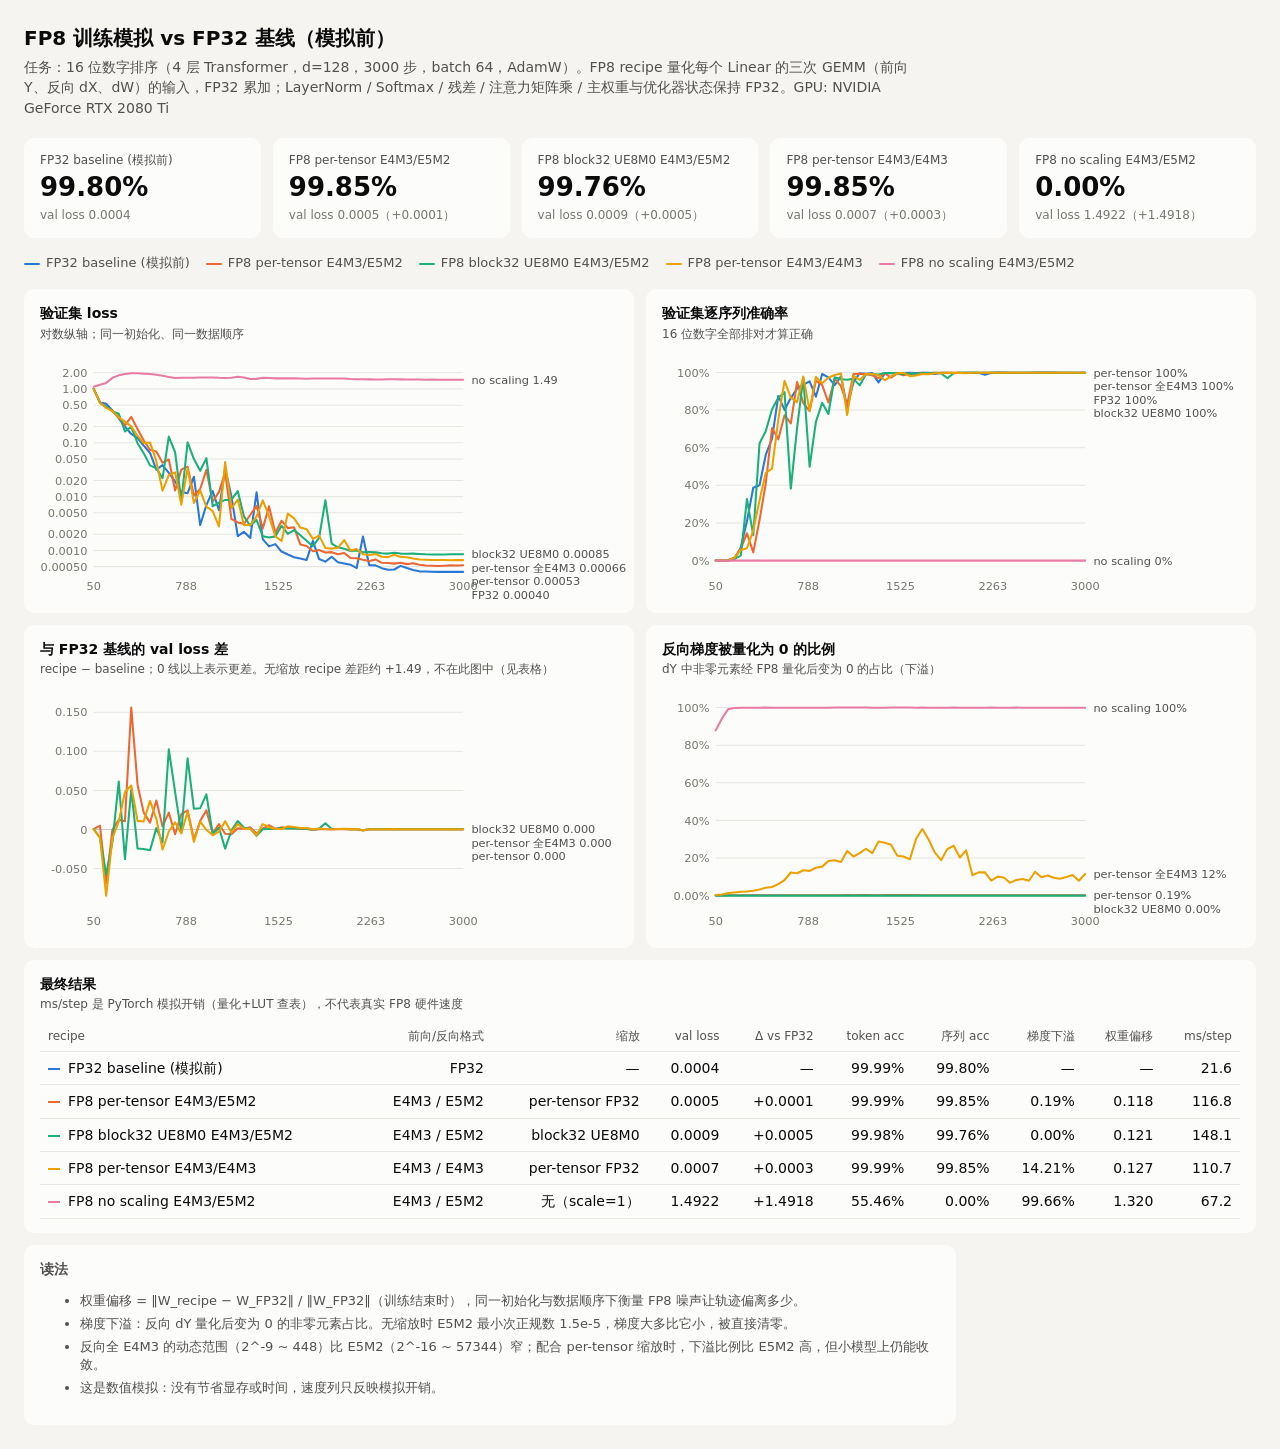
<file: train/report.html>
<!doctype html>
<html lang="zh">
<head>
<meta charset="utf-8">
<title>FP8 训练模拟 vs FP32 基线</title>
<style>
.viz-root {
  color-scheme: light;
  --surface-0: #f5f4f1; --surface-1: #fcfcfb;
  --text-primary: #0b0b0b; --text-secondary: #52514e; --text-muted: #77766f;
  --grid: #e6e5e0; --axis: #c9c8c2;
  --s1: #2a78d6; --s2: #eb6834; --s3: #1baf7a; --s4: #eda100; --s5: #e87ba4;
}
@media (prefers-color-scheme: dark) {
  :root:where(:not([data-theme="light"])) .viz-root {
    color-scheme: dark;
    --surface-0: #111110; --surface-1: #1a1a19;
    --text-primary: #f0efec; --text-secondary: #c3c2b7; --text-muted: #94938b;
    --grid: #2c2c2a; --axis: #45443f;
    --s1: #3987e5; --s2: #d95926; --s3: #199e70; --s4: #c98500; --s5: #d55181;
  }
}
body { margin: 0; }
.viz-root { background: var(--surface-0); color: var(--text-primary);
  font: 14px/1.45 system-ui, "Segoe UI", "Microsoft YaHei", sans-serif; padding: 24px; min-height: 100vh; box-sizing: border-box; }
h1 { font-size: 20px; margin: 0 0 4px; }
.sub { color: var(--text-secondary); margin: 0 0 20px; max-width: 900px; }
.tiles { display: grid; grid-template-columns: repeat(auto-fit, minmax(190px, 1fr)); gap: 12px; margin-bottom: 16px; }
.tile, .card { background: var(--surface-1); border-radius: 10px; padding: 14px 16px; }
.tile .k { color: var(--text-secondary); font-size: 12px; }
.tile .v { font-size: 26px; font-weight: 600; font-variant-numeric: tabular-nums; }
.tile .d { color: var(--text-muted); font-size: 12px; }
.grid2 { display: grid; grid-template-columns: repeat(auto-fit, minmax(min(460px, 100%), 1fr)); gap: 12px; margin-bottom: 12px; }
.card h2 { font-size: 14px; margin: 0 0 2px; }
.card p { color: var(--text-secondary); font-size: 12px; margin: 0 0 8px; }
.legend { display: flex; flex-wrap: wrap; gap: 6px 16px; margin: 0 0 16px; color: var(--text-secondary); font-size: 13px; }
.legend span { display: inline-flex; align-items: center; gap: 6px; }
.legend i { width: 16px; height: 2px; border-radius: 1px; display: inline-block; }
svg { display: block; width: 100%; height: auto; overflow: visible; }
svg text { fill: var(--text-muted); font-size: 11px; font-variant-numeric: tabular-nums; }
svg .lbl { fill: var(--text-secondary); font-size: 11px; }
.tip { position: fixed; pointer-events: none; background: var(--surface-1); color: var(--text-primary);
  border: 1px solid var(--axis); border-radius: 8px; padding: 8px 10px; font-size: 12px; display: none;
  box-shadow: 0 4px 16px rgba(0,0,0,.12); z-index: 10; min-width: 200px; }
.tip .row { display: flex; align-items: center; gap: 8px; }
.tip .row b { font-variant-numeric: tabular-nums; min-width: 56px; }
.tip .row i { width: 12px; height: 2px; display: inline-block; }
.tip .row span { color: var(--text-secondary); }
table { width: 100%; border-collapse: collapse; font-variant-numeric: tabular-nums; }
th, td { text-align: right; padding: 6px 8px; border-bottom: 1px solid var(--grid); }
th:first-child, td:first-child { text-align: left; }
th { color: var(--text-secondary); font-weight: 500; font-size: 12px; }
td .key { display: inline-block; width: 12px; height: 2px; margin-right: 8px; vertical-align: middle; }
.notes { color: var(--text-secondary); font-size: 13px; max-width: 900px; }
.notes li { margin-bottom: 4px; }
</style>
</head>
<body>
<div class="viz-root">
  <h1>FP8 训练模拟 vs FP32 基线（模拟前）</h1>
  <p class="sub" id="sub"></p>
  <div class="tiles" id="tiles"></div>
  <div class="legend" id="legend"></div>
  <div class="grid2">
    <div class="card"><h2>验证集 loss</h2><p>对数纵轴；同一初始化、同一数据顺序</p><div id="c_val"></div></div>
    <div class="card"><h2>验证集逐序列准确率</h2><p>16 位数字全部排对才算正确</p><div id="c_seq"></div></div>
  </div>
  <div class="grid2">
    <div class="card"><h2>与 FP32 基线的 val loss 差</h2><p>recipe − baseline；0 线以上表示更差。无缩放 recipe 差距约 +1.49，不在此图中（见表格）</p><div id="c_gap"></div></div>
    <div class="card"><h2>反向梯度被量化为 0 的比例</h2><p>dY 中非零元素经 FP8 量化后变为 0 的占比（下溢）</p><div id="c_flush"></div></div>
  </div>
  <div class="card" style="margin-bottom:12px">
    <h2>最终结果</h2><p>ms/step 是 PyTorch 模拟开销（量化+LUT 查表），不代表真实 FP8 硬件速度</p>
    <table id="tbl"></table>
  </div>
  <div class="card notes" id="notes"></div>
  <div class="tip" id="tip"></div>
</div>
<script>
const D = {"steps": 3000, "gpu": "NVIDIA GeForce RTX 2080 Ti", "runs": [{"name": "FP32 baseline (模拟前)", "step": [50, 100, 150, 200, 250, 300, 350, 400, 450, 500, 550, 600, 650, 700, 750, 800, 850, 900, 950, 1000, 1050, 1100, 1150, 1200, 1250, 1300, 1350, 1400, 1450, 1500, 1550, 1600, 1650, 1700, 1750, 1800, 1850, 1900, 1950, 2000, 2050, 2100, 2150, 2200, 2250, 2300, 2350, 2400, 2450, 2500, 2550, 2600, 2650, 2700, 2750, 2800, 2850, 2900, 2950, 3000], "train_loss": [1.779473078250885, 0.7321555054187775, 0.5154891842603684, 0.45061558187007905, 0.37716871321201323, 0.2566852241754532, 0.18997710734605788, 0.12795550927519797, 0.11430706702172756, 0.07080442555248738, 0.05424803990870714, 0.056782752834260465, 0.028745704079046846, 0.05830907067283988, 0.019846357218921185, 0.02250248942989856, 0.014478396167978644, 0.01009700512047857, 0.016227991714840753, 0.023456136942841113, 0.03600740617606789, 0.026704427395015953, 0.007721541079226881, 0.006083638465497643, 0.003660082807764411, 0.018385499535361303, 0.003937979318434373, 0.004562841025763192, 0.0026317491475492715, 0.0010114260582486168, 0.006314831722993404, 0.0028851780580589547, 0.0009453276859130711, 0.00066733670711983, 0.0008578541211318225, 0.0007726263659424148, 0.0013649863397586159, 0.0008200392223079689, 0.0007325014739762992, 0.0008270812733098865, 0.0005824189976556226, 0.0006164439010899514, 0.000603367114381399, 0.000636319506156724, 0.0007074569660471753, 0.0005185683278250508, 0.000643207176181022, 0.0002922487450996414, 0.00022394057392375544, 0.0004482239080243744, 0.0005359027159283869, 0.0003798579596332274, 0.0003030247415881604, 0.0003146558051230386, 0.0002869629702763632, 0.00042215420748107133, 0.0011847883716109208, 0.0014527689377428032, 0.00024529340968001636, 0.00043273522693198173], "val_loss": [1.0032103061676025, 0.5627005100250244, 0.5309498310089111, 0.39916419982910156, 0.2858960032463074, 0.20036134123802185, 0.14601466059684753, 0.12301638722419739, 0.08887916803359985, 0.06480555236339569, 0.03178029507398605, 0.03863382339477539, 0.027610644698143005, 0.019093258306384087, 0.012115933001041412, 0.011552517302334309, 0.02343619056046009, 0.0029611587524414062, 0.0069588422775268555, 0.012742268852889538, 0.005574918817728758, 0.03337131813168526, 0.009981092065572739, 0.0018474077805876732, 0.0022184497211128473, 0.001698736334219575, 0.011960444040596485, 0.001625552074983716, 0.0011899007949978113, 0.001309443498030305, 0.0009522292530164123, 0.0008378637721762061, 0.0007488711271435022, 0.0007090599974617362, 0.0006654350436292589, 0.0015000877901911736, 0.0006916765123605728, 0.0006189198466017842, 0.0007593899499624968, 0.0006026552291586995, 0.0005748583353124559, 0.0005450199241749942, 0.00047113883192650974, 0.0018194608855992556, 0.0005310098058544099, 0.0005272022681310773, 0.00046821110299788415, 0.00043899199226871133, 0.0004423033678904176, 0.000516346248332411, 0.00046983169158920646, 0.0004351349198259413, 0.00040762065327726305, 0.00040712422924116254, 0.0004009135882370174, 0.00039948581252247095, 0.00039990877849049866, 0.0003994773724116385, 0.0003993348218500614, 0.00039932329673320055], "val_tok_acc": [0.5950927734375, 0.71295166015625, 0.721649169921875, 0.799102783203125, 0.87249755859375, 0.919891357421875, 0.946044921875, 0.951812744140625, 0.96722412109375, 0.975677490234375, 0.991363525390625, 0.9862060546875, 0.9908447265625, 0.99432373046875, 0.995849609375, 0.996826171875, 0.991363525390625, 0.99932861328125, 0.998199462890625, 0.995635986328125, 0.998626708984375, 0.9871826171875, 0.996612548828125, 0.999725341796875, 0.99945068359375, 0.999725341796875, 0.99664306640625, 0.99951171875, 0.99969482421875, 0.999664306640625, 0.999725341796875, 0.999755859375, 0.999786376953125, 0.999786376953125, 0.99981689453125, 0.99945068359375, 0.99981689453125, 0.999847412109375, 0.99981689453125, 0.9998779296875, 0.99981689453125, 0.9998779296875, 0.999847412109375, 0.99920654296875, 0.9998779296875, 0.99993896484375, 0.99993896484375, 0.999847412109375, 0.999847412109375, 0.999908447265625, 0.999908447265625, 0.99993896484375, 0.99993896484375, 0.99993896484375, 0.99993896484375, 0.9998779296875, 0.9998779296875, 0.9998779296875, 0.9998779296875, 0.9998779296875], "val_seq_acc": [0.0, 0.0, 0.0, 0.0087890625, 0.0703125, 0.208984375, 0.38720703125, 0.400390625, 0.5615234375, 0.64892578125, 0.87548828125, 0.80078125, 0.86376953125, 0.91455078125, 0.9345703125, 0.9521484375, 0.87060546875, 0.99169921875, 0.97314453125, 0.93212890625, 0.97900390625, 0.8134765625, 0.9482421875, 0.99609375, 0.9931640625, 0.99658203125, 0.947265625, 0.99365234375, 0.99560546875, 0.9951171875, 0.99658203125, 0.99755859375, 0.9970703125, 0.998046875, 0.998046875, 0.99169921875, 0.99755859375, 0.998046875, 0.9970703125, 0.998046875, 0.998046875, 0.998046875, 0.99755859375, 0.98779296875, 0.998046875, 0.9990234375, 0.9990234375, 0.998046875, 0.998046875, 0.99853515625, 0.99853515625, 0.9990234375, 0.9990234375, 0.9990234375, 0.9990234375, 0.998046875, 0.998046875, 0.998046875, 0.998046875, 0.998046875], "flush": [0.0, 0.0, 0.0, 0.0, 0.0, 0.0, 0.0, 0.0, 0.0, 0.0, 0.0, 0.0, 0.0, 0.0, 0.0, 0.0, 0.0, 0.0, 0.0, 0.0, 0.0, 0.0, 0.0, 0.0, 0.0, 0.0, 0.0, 0.0, 0.0, 0.0, 0.0, 0.0, 0.0, 0.0, 0.0, 0.0, 0.0, 0.0, 0.0, 0.0, 0.0, 0.0, 0.0, 0.0, 0.0, 0.0, 0.0, 0.0, 0.0, 0.0, 0.0, 0.0, 0.0, 0.0, 0.0, 0.0, 0.0, 0.0, 0.0, 0.0], "sec_per_step": 0.021613662466666635, "drift": 0.0, "config": null}, {"name": "FP8 per-tensor E4M3/E5M2", "step": [50, 100, 150, 200, 250, 300, 350, 400, 450, 500, 550, 600, 650, 700, 750, 800, 850, 900, 950, 1000, 1050, 1100, 1150, 1200, 1250, 1300, 1350, 1400, 1450, 1500, 1550, 1600, 1650, 1700, 1750, 1800, 1850, 1900, 1950, 2000, 2050, 2100, 2150, 2200, 2250, 2300, 2350, 2400, 2450, 2500, 2550, 2600, 2650, 2700, 2750, 2800, 2850, 2900, 2950, 3000], "train_loss": [1.7809141421318053, 0.7315132606029511, 0.5066326004266739, 0.46689630329608917, 0.3643700844049454, 0.2801368683576584, 0.22354707330465318, 0.21272301465272903, 0.15704307571053505, 0.08895127519965172, 0.05796828825026751, 0.04348299942910671, 0.04162635318003595, 0.020044560739770532, 0.03778837944380939, 0.03936393725685775, 0.02067503589671105, 0.014212664593942463, 0.016389661482535303, 0.023477633460424842, 0.01090613631065935, 0.04591247228207067, 0.025127559485845267, 0.005887406975962222, 0.004068217519670725, 0.016619115513749422, 0.016560378132853656, 0.005111661384580657, 0.0028207654191646724, 0.00322380822035484, 0.00441626526589971, 0.0037697128078434615, 0.004830997574026696, 0.0011700585356447845, 0.0011126974859507754, 0.0010186243872158229, 0.0006535365548916161, 0.0007889268861617893, 0.0006889362965011969, 0.0007907573110423982, 0.0007346746616531163, 0.0006806801914353855, 0.0005747882887953892, 0.000445340872684028, 0.0004802541286335327, 0.0006630235584452748, 0.0005764363819616847, 0.00042574976541800427, 0.0003572498439461924, 0.0003228339774068445, 0.0003439905238337815, 0.00027828085090732203, 0.00039199253922561183, 0.00030033992225071416, 0.0003643876584828831, 0.0004819537399453111, 0.0013521132103051059, 0.0009860976866912098, 0.0002586598848574795, 0.0004791649934486486], "val_loss": [1.0036766529083252, 0.5676015019416809, 0.46222686767578125, 0.3991346061229706, 0.2981344163417816, 0.21079213917255402, 0.30200016498565674, 0.18030640482902527, 0.11038526892662048, 0.07349705696105957, 0.06875211745500565, 0.0426521822810173, 0.049084655940532684, 0.012953447178006172, 0.03173186257481575, 0.03612866252660751, 0.010479835793375969, 0.013862079940736294, 0.03136182203888893, 0.007999919354915619, 0.01225313264876604, 0.027843264862895012, 0.0038250968791544437, 0.003319297917187214, 0.0031160814687609673, 0.004545923322439194, 0.006756710819900036, 0.002539675682783127, 0.006640762556344271, 0.002113733906298876, 0.003554682247340679, 0.0025951964780688286, 0.0026914847549051046, 0.0012914299732074142, 0.0012063703034073114, 0.0009656602051109076, 0.0010170190362259746, 0.0009150994592346251, 0.0009265111293643713, 0.000850510026793927, 0.000897748745046556, 0.0007253720541484654, 0.0007145873969420791, 0.0006728083826601505, 0.0006370597402565181, 0.0006827793549746275, 0.0005895780632272363, 0.000585061265155673, 0.0005679635796695948, 0.0005883278790861368, 0.0005561644211411476, 0.0005768953124061227, 0.0005426632123999298, 0.0005218375008553267, 0.0005171298980712891, 0.0005132618243806064, 0.000521126901730895, 0.000526903779245913, 0.000524660455994308, 0.0005287271924316883], "val_tok_acc": [0.595184326171875, 0.708892822265625, 0.769500732421875, 0.82177734375, 0.86614990234375, 0.908447265625, 0.8642578125, 0.920867919921875, 0.954559326171875, 0.978912353515625, 0.973236083984375, 0.98443603515625, 0.982452392578125, 0.99658203125, 0.98944091796875, 0.986724853515625, 0.99713134765625, 0.99560546875, 0.989837646484375, 0.997833251953125, 0.995361328125, 0.98895263671875, 0.999420166015625, 0.999481201171875, 0.999267578125, 0.9990234375, 0.998016357421875, 0.9996337890625, 0.998138427734375, 0.999664306640625, 0.998931884765625, 0.99951171875, 0.999420166015625, 0.999847412109375, 0.999786376953125, 0.9998779296875, 0.9998779296875, 0.9998779296875, 0.99981689453125, 0.999908447265625, 0.999847412109375, 0.999908447265625, 0.9998779296875, 0.999908447265625, 0.999908447265625, 0.9998779296875, 0.999908447265625, 0.999908447265625, 0.999908447265625, 0.999908447265625, 0.999908447265625, 0.9998779296875, 0.999908447265625, 0.999908447265625, 0.999908447265625, 0.999908447265625, 0.999908447265625, 0.999908447265625, 0.999908447265625, 0.999908447265625], "val_seq_acc": [0.0, 0.0, 0.00146484375, 0.01611328125, 0.06298828125, 0.14501953125, 0.04345703125, 0.21533203125, 0.40869140625, 0.7041015625, 0.64453125, 0.7724609375, 0.728515625, 0.94921875, 0.83642578125, 0.7939453125, 0.95703125, 0.9326171875, 0.84033203125, 0.96728515625, 0.92724609375, 0.828125, 0.9921875, 0.99267578125, 0.990234375, 0.984375, 0.96923828125, 0.99462890625, 0.9716796875, 0.99462890625, 0.984375, 0.99267578125, 0.99072265625, 0.998046875, 0.9970703125, 0.998046875, 0.998046875, 0.998046875, 0.99755859375, 0.99853515625, 0.99755859375, 0.99853515625, 0.998046875, 0.99853515625, 0.99853515625, 0.998046875, 0.99853515625, 0.99853515625, 0.99853515625, 0.99853515625, 0.99853515625, 0.998046875, 0.99853515625, 0.99853515625, 0.99853515625, 0.99853515625, 0.99853515625, 0.99853515625, 0.99853515625, 0.99853515625], "flush": [0.0016901385713669669, 0.0010328568557524671, 0.001308260216517403, 0.001508237757238493, 0.0013665789202134176, 0.001296215419725926, 0.0013198790514335917, 0.001311114396368164, 0.0014301635043763082, 0.0015265080191319005, 0.0015778841467713536, 0.001639063823199445, 0.001781123758357812, 0.0019457466794276736, 0.0019302049629697188, 0.001851165583157749, 0.0020990739847198277, 0.0020939443871754557, 0.002011261244310707, 0.0020906361400402852, 0.00213890424627885, 0.0023247345436812985, 0.0020819133784353277, 0.002314730669212973, 0.002360899476636068, 0.002311234368798615, 0.0021272121050112383, 0.0023164114458028738, 0.0024433625729916894, 0.0026984221778939125, 0.002616332702284238, 0.002632647267869819, 0.002715102211189741, 0.0023091248342582177, 0.002145663708093343, 0.0019064921153872756, 0.001952169574479778, 0.002109974708344327, 0.0020998945248812324, 0.0020769879872654397, 0.0020031538275822373, 0.0020464494986443685, 0.0019907622161257268, 0.001884185136440179, 0.0018499774137085206, 0.00207645132674761, 0.001902845142299409, 0.0019288817635562108, 0.0019168905880923303, 0.0018593070494390138, 0.001764225402499899, 0.001876044288913316, 0.0019098698365132161, 0.0019114553297328348, 0.0019033077492149487, 0.0018726795047838854, 0.001916608224663609, 0.001933899574212529, 0.0018466184256645875, 0.001897293656594329], "sec_per_step": 0.11680386476666657, "drift": 0.11760630458593369, "config": {"fwd": "e4m3", "bwd": "e5m2", "granularity": "tensor"}}, {"name": "FP8 block32 UE8M0 E4M3/E5M2", "step": [50, 100, 150, 200, 250, 300, 350, 400, 450, 500, 550, 600, 650, 700, 750, 800, 850, 900, 950, 1000, 1050, 1100, 1150, 1200, 1250, 1300, 1350, 1400, 1450, 1500, 1550, 1600, 1650, 1700, 1750, 1800, 1850, 1900, 1950, 2000, 2050, 2100, 2150, 2200, 2250, 2300, 2350, 2400, 2450, 2500, 2550, 2600, 2650, 2700, 2750, 2800, 2850, 2900, 2950, 3000], "train_loss": [1.780904130935669, 0.7318288934230804, 0.5388891690969467, 0.41258664429187775, 0.3321661603450775, 0.24648729145526885, 0.19625347316265107, 0.15911146223545075, 0.07788356743752957, 0.05360571589320898, 0.05825081806629896, 0.036985040754079816, 0.049823914207518104, 0.039206184092909095, 0.043061788994818925, 0.017896218090318144, 0.042216475447639824, 0.01847911745775491, 0.025177374430932105, 0.014869084351230412, 0.008260358495172114, 0.03760860157199204, 0.011027669156901539, 0.011207607060205191, 0.01092400511028245, 0.007031637617619708, 0.004151463067391887, 0.012342830029083415, 0.0011830939736682921, 0.0014391154027543962, 0.003466053326847032, 0.00241199697193224, 0.009406500082695857, 0.001323420864646323, 0.001696894244523719, 0.001771770550403744, 0.0015491625148570166, 0.002136897590244189, 0.0009842247783672065, 0.0012856401424505748, 0.0010705894709099083, 0.0007092962373280898, 0.0007152561552356928, 0.000782369437511079, 0.0006644644256448373, 0.0007514718041056767, 0.0008564408408710733, 0.000520400918321684, 0.00041272637667134405, 0.0007596064999233932, 0.0005868830840336159, 0.0004983170735067688, 0.0005746591382194311, 0.0006686930335126817, 0.0005736912394058891, 0.000696624998236075, 0.0016088617269997484, 0.0014222179565695115, 0.000445857297454495, 0.0005732667041593231], "val_loss": [1.0037693977355957, 0.5520703792572021, 0.4731220304965973, 0.3833354711532593, 0.3473268151283264, 0.16245701909065247, 0.1974140703678131, 0.09851446747779846, 0.0639541894197464, 0.038174137473106384, 0.03350277245044708, 0.022053219377994537, 0.13012641668319702, 0.06685692071914673, 0.008185839280486107, 0.10258643329143524, 0.04996410757303238, 0.03011578693985939, 0.05190030857920647, 0.006619710940867662, 0.007701478432863951, 0.008656574413180351, 0.008768340572714806, 0.012702638283371925, 0.004274769686162472, 0.0028721282724291086, 0.0037048677913844585, 0.0018404813017696142, 0.0017437548376619816, 0.0018232041038572788, 0.0028788000345230103, 0.0020153673831373453, 0.002385722938925028, 0.0019154830370098352, 0.0015089965891093016, 0.0011987750185653567, 0.001711189979687333, 0.008565342985093594, 0.001341870054602623, 0.0011425437405705452, 0.0010801388416439295, 0.0009797612437978387, 0.0009957135189324617, 0.0009242227533832192, 0.0009307670406997204, 0.0009181893547065556, 0.0008851250750012696, 0.0008716175798326731, 0.0009057261049747467, 0.0008741601486690342, 0.000868610804900527, 0.0008741641067899764, 0.0008588612545281649, 0.000844512484036386, 0.0008406677516177297, 0.0008419246296398342, 0.0008385799010284245, 0.0008491972694173455, 0.0008499072282575071, 0.0008500862750224769], "val_tok_acc": [0.595123291015625, 0.714599609375, 0.754791259765625, 0.807342529296875, 0.84771728515625, 0.941680908203125, 0.9046630859375, 0.97125244140625, 0.978485107421875, 0.98699951171875, 0.990631103515625, 0.9931640625, 0.9503173828125, 0.980926513671875, 0.998138427734375, 0.967071533203125, 0.982330322265625, 0.98931884765625, 0.985595703125, 0.998321533203125, 0.997650146484375, 0.9974365234375, 0.997711181640625, 0.99560546875, 0.99932861328125, 0.999481201171875, 0.999267578125, 0.999786376953125, 0.999786376953125, 0.999786376953125, 0.999359130859375, 0.99957275390625, 0.999481201171875, 0.999664306640625, 0.999755859375, 0.9998779296875, 0.999755859375, 0.99798583984375, 0.999755859375, 0.999847412109375, 0.999847412109375, 0.9998779296875, 0.999847412109375, 0.9998779296875, 0.9998779296875, 0.9998779296875, 0.9998779296875, 0.9998779296875, 0.9998779296875, 0.9998779296875, 0.9998779296875, 0.999847412109375, 0.9998779296875, 0.9998779296875, 0.9998779296875, 0.9998779296875, 0.9998779296875, 0.999847412109375, 0.999847412109375, 0.999847412109375], "val_seq_acc": [0.0, 0.0, 0.0, 0.00927734375, 0.0263671875, 0.32666015625, 0.13525390625, 0.62353515625, 0.68701171875, 0.8046875, 0.86474609375, 0.89501953125, 0.3828125, 0.7060546875, 0.97216796875, 0.49853515625, 0.73779296875, 0.83837890625, 0.779296875, 0.974609375, 0.9638671875, 0.9609375, 0.9658203125, 0.93115234375, 0.990234375, 0.9921875, 0.9892578125, 0.9970703125, 0.9970703125, 0.9970703125, 0.98974609375, 0.99365234375, 0.99267578125, 0.9951171875, 0.99658203125, 0.998046875, 0.99609375, 0.96923828125, 0.99609375, 0.99755859375, 0.99755859375, 0.998046875, 0.99755859375, 0.998046875, 0.998046875, 0.998046875, 0.998046875, 0.998046875, 0.998046875, 0.998046875, 0.998046875, 0.99755859375, 0.998046875, 0.998046875, 0.998046875, 0.998046875, 0.998046875, 0.99755859375, 0.99755859375, 0.99755859375], "flush": [0.0, 0.0, 4.699177444936971e-09, 0.0, 0.0, 2.3496088285461516e-09, 0.0, 7.048798611928021e-09, 2.34960111068652e-09, 0.0, 0.0, 2.3495918305519107e-09, 2.3496047101397815e-09, 0.0, 4.699225816644386e-09, 0.0, 0.0, 0.0, 0.0, 2.349629724436319e-09, 2.3496386294556933e-09, 0.0, 7.048844935737971e-09, 0.0, 0.0, 0.0, 0.0, 0.0, 4.699244918277664e-09, 0.0, 0.0, 0.0, 2.3496044672315457e-09, 4.699270070838583e-09, 0.0, 0.0, 2.3496400151777346e-09, 0.0, 0.0, 2.349605527195125e-09, 2.349612571560711e-09, 0.0, 2.349642549231432e-09, 2.349589015058582e-09, 2.3495996477217053e-09, 0.0, 4.699183727350804e-09, 2.349606741737902e-09, 0.0, 2.349646662249613e-09, 4.699250759212715e-09, 2.3496434877712253e-09, 0.0, 0.0, 4.699216983571679e-09, 2.349614708065518e-09, 0.0, 0.0, 0.0, 2.349606013012085e-09], "sec_per_step": 0.14809634623333356, "drift": 0.12134015560150146, "config": {"fwd": "e4m3", "bwd": "e5m2", "granularity": "block", "ue8m0": true}}, {"name": "FP8 per-tensor E4M3/E4M3", "step": [50, 100, 150, 200, 250, 300, 350, 400, 450, 500, 550, 600, 650, 700, 750, 800, 850, 900, 950, 1000, 1050, 1100, 1150, 1200, 1250, 1300, 1350, 1400, 1450, 1500, 1550, 1600, 1650, 1700, 1750, 1800, 1850, 1900, 1950, 2000, 2050, 2100, 2150, 2200, 2250, 2300, 2350, 2400, 2450, 2500, 2550, 2600, 2650, 2700, 2750, 2800, 2850, 2900, 2950, 3000], "train_loss": [1.7803805780410766, 0.7316909801959991, 0.5055760282278061, 0.4163231021165848, 0.33252621710300445, 0.26885969936847687, 0.20618996411561966, 0.15194635435938836, 0.09970985025167466, 0.1011858306825161, 0.051865448467433455, 0.038985873963683845, 0.036074922159314154, 0.028353176079690456, 0.026956008281558752, 0.02763959194533527, 0.023878891579806806, 0.032635364178568126, 0.012179142939858138, 0.02185026404913515, 0.006029513225657865, 0.016443997477181255, 0.01424725227523595, 0.013374816365540028, 0.004413623685250059, 0.004111692856531591, 0.005275918664410711, 0.011726697048870846, 0.008290902391308919, 0.0019760503026191147, 0.002231226659496315, 0.0015135305013973266, 0.00590094331477303, 0.0031635667732916773, 0.0029703672404866664, 0.0017652023467235266, 0.0011830453993752598, 0.001087398099480197, 0.0021039401018060743, 0.0014622264483477921, 0.0015749988722382113, 0.0006773653041454963, 0.0008675569473416545, 0.0007756578901899048, 0.00058022220764542, 0.0007182999671204016, 0.000773054191377014, 0.00044402143423212694, 0.00040601034270366655, 0.0005658828868763522, 0.00048423945059766993, 0.0004556951514678076, 0.0005303352687042206, 0.0005176151744672097, 0.0005132478484301828, 0.0005958004677086138, 0.0015447879349812866, 0.0012526670479564928, 0.00036689261702122167, 0.0005087910918518901], "val_loss": [1.0034300088882446, 0.5523834228515625, 0.44630560278892517, 0.38826948404312134, 0.2960541844367981, 0.2483493536710739, 0.20226046442985535, 0.13403478264808655, 0.09923110902309418, 0.10140791535377502, 0.045707423239946365, 0.01290104165673256, 0.025017593055963516, 0.028206244111061096, 0.007075530476868153, 0.034142449498176575, 0.007642305456101894, 0.013075921684503555, 0.0065093631856143475, 0.005383727140724659, 0.0027844314463436604, 0.04388374462723732, 0.006097928620874882, 0.008831226266920567, 0.0029505582060664892, 0.00297769857570529, 0.004253850318491459, 0.008512115105986595, 0.004332519136369228, 0.0018293666653335094, 0.0014980400446802378, 0.0048240432515740395, 0.003953993320465088, 0.0026617071125656366, 0.0024904925376176834, 0.0016393455443903804, 0.00188554753549397, 0.0011098694521933794, 0.0010795118287205696, 0.0011187773197889328, 0.0015572111587971449, 0.0009903176687657833, 0.0010607480071485043, 0.0008483645506203175, 0.0008220847812481225, 0.0008568193879909813, 0.0007654979126527905, 0.0007509722490794957, 0.0008286487427540123, 0.0007586353458464146, 0.0007482354994863272, 0.0007075847242958844, 0.0006748661398887634, 0.0006680379156023264, 0.0006650171708315611, 0.0006642589578405023, 0.0006645965622738004, 0.0006585826631635427, 0.0006597452447749674, 0.0006592288264073431], "val_tok_acc": [0.594940185546875, 0.7132568359375, 0.78424072265625, 0.817901611328125, 0.864837646484375, 0.88494873046875, 0.90826416015625, 0.94171142578125, 0.96075439453125, 0.96197509765625, 0.98333740234375, 0.997039794921875, 0.991455078125, 0.989410400390625, 0.99853515625, 0.9862060546875, 0.998321533203125, 0.996246337890625, 0.998138427734375, 0.999053955078125, 0.999542236328125, 0.98388671875, 0.99871826171875, 0.997406005859375, 0.999542236328125, 0.99951171875, 0.99896240234375, 0.997283935546875, 0.998687744140625, 0.99969482421875, 0.999847412109375, 0.99871826171875, 0.99896240234375, 0.9993896484375, 0.99945068359375, 0.99969482421875, 0.99969482421875, 0.99981689453125, 0.999847412109375, 0.99981689453125, 0.999725341796875, 0.999847412109375, 0.999847412109375, 0.999847412109375, 0.999847412109375, 0.999847412109375, 0.9998779296875, 0.999847412109375, 0.999847412109375, 0.999847412109375, 0.999847412109375, 0.999908447265625, 0.999908447265625, 0.999908447265625, 0.999908447265625, 0.999908447265625, 0.999908447265625, 0.999908447265625, 0.999908447265625, 0.999908447265625], "val_seq_acc": [0.0, 0.0, 0.0009765625, 0.0146484375, 0.05615234375, 0.06591796875, 0.16064453125, 0.3212890625, 0.466796875, 0.4892578125, 0.75, 0.955078125, 0.8662109375, 0.84228515625, 0.9775390625, 0.796875, 0.97607421875, 0.94189453125, 0.9716796875, 0.98583984375, 0.994140625, 0.77392578125, 0.982421875, 0.96044921875, 0.9931640625, 0.9921875, 0.984375, 0.9580078125, 0.9794921875, 0.99609375, 0.998046875, 0.97998046875, 0.98388671875, 0.99169921875, 0.9912109375, 0.99560546875, 0.9951171875, 0.99755859375, 0.998046875, 0.99755859375, 0.99609375, 0.998046875, 0.998046875, 0.998046875, 0.998046875, 0.998046875, 0.998046875, 0.998046875, 0.998046875, 0.998046875, 0.998046875, 0.99853515625, 0.99853515625, 0.99853515625, 0.99853515625, 0.99853515625, 0.99853515625, 0.99853515625, 0.99853515625, 0.99853515625], "flush": [0.0033085607353457013, 0.00562369658846304, 0.014229211345487552, 0.01660922295238445, 0.01989907547047525, 0.02171448743421848, 0.025973120613585768, 0.03273448594949914, 0.04133364683775186, 0.04516057443276509, 0.06155174537651308, 0.08299549847648359, 0.12283877503452936, 0.11916710150948796, 0.13476658235515843, 0.13158345903839994, 0.14786547043212447, 0.1540391813505074, 0.18437604694875456, 0.1879050088411061, 0.17814313380796296, 0.23754247182257837, 0.2076481794851079, 0.22591681438214636, 0.24888031137437497, 0.2257334478906252, 0.28756688189328866, 0.28169094452712196, 0.2707400259650263, 0.21151373172603138, 0.20812849802135167, 0.1926660460534471, 0.30217116682026973, 0.3539726091566525, 0.29839390674038957, 0.22843584919843557, 0.1879418991320891, 0.24734942124046114, 0.2650494523696172, 0.2024357493384368, 0.2404626490221887, 0.10873920223690361, 0.12320927750400784, 0.12340073802249232, 0.07957092892235479, 0.10060888167595304, 0.09662230968674117, 0.06780142250111934, 0.08346855184835367, 0.08884133062652833, 0.07879262931313087, 0.12639898615701595, 0.09676700994357958, 0.1070930418648715, 0.09505972182876375, 0.089262394648265, 0.09891404944076661, 0.10982833812404606, 0.07915823883076517, 0.11533263574514563], "sec_per_step": 0.1107396349999999, "drift": 0.12692904472351074, "config": {"fwd": "e4m3", "bwd": "e4m3", "granularity": "tensor"}}, {"name": "FP8 no scaling E4M3/E5M2", "step": [50, 100, 150, 200, 250, 300, 350, 400, 450, 500, 550, 600, 650, 700, 750, 800, 850, 900, 950, 1000, 1050, 1100, 1150, 1200, 1250, 1300, 1350, 1400, 1450, 1500, 1550, 1600, 1650, 1700, 1750, 1800, 1850, 1900, 1950, 2000, 2050, 2100, 2150, 2200, 2250, 2300, 2350, 2400, 2450, 2500, 2550, 2600, 2650, 2700, 2750, 2800, 2850, 2900, 2950, 3000], "train_loss": [1.9454485297203064, 1.053997002840042, 1.210566680431366, 1.4291115760803224, 1.7100762438774109, 1.8525468707084656, 1.9390649914741516, 1.9626817679405213, 1.9455272912979127, 1.9149765181541443, 1.8795125126838683, 1.8065617990493774, 1.724780216217041, 1.647960147857666, 1.6050144910812378, 1.5947665143013001, 1.6235015892982483, 1.624563183784485, 1.6286781811714173, 1.6422918486595153, 1.630046133995056, 1.612588233947754, 1.6122241139411926, 1.6453237462043762, 1.658308229446411, 1.6000730252265931, 1.5499620842933655, 1.5780185508728026, 1.5930488777160645, 1.5905348825454713, 1.5899099278450013, 1.5775322341918945, 1.5716168284416199, 1.5806640791893005, 1.5772705316543578, 1.5641748762130738, 1.567535364627838, 1.5655811548233032, 1.5574306702613832, 1.5603687810897826, 1.5576679158210753, 1.5508882975578309, 1.5286020493507386, 1.5186899209022522, 1.5098420572280884, 1.5069331955909728, 1.4938226532936096, 1.5110548543930054, 1.5191319966316223, 1.5179049062728882, 1.505256929397583, 1.497991557121277, 1.4981145524978638, 1.493043179512024, 1.4939437651634215, 1.4962839889526367, 1.4962814903259278, 1.4941543769836425, 1.4925287365913391, 1.493237211704254], "val_loss": [1.1006693840026855, 1.1978062391281128, 1.3009364604949951, 1.6119836568832397, 1.7900527715682983, 1.905447006225586, 1.9627532958984375, 1.9563539028167725, 1.926435947418213, 1.9025278091430664, 1.8394899368286133, 1.7662479877471924, 1.6792473793029785, 1.60504949092865, 1.6120870113372803, 1.6127890348434448, 1.6200854778289795, 1.6303082704544067, 1.633641242980957, 1.6375951766967773, 1.6107239723205566, 1.6065949201583862, 1.613360047340393, 1.6932475566864014, 1.6326740980148315, 1.5287083387374878, 1.542814016342163, 1.6088247299194336, 1.5996756553649902, 1.5784759521484375, 1.5844603776931763, 1.5762763023376465, 1.5846221446990967, 1.57326078414917, 1.5462677478790283, 1.5639984607696533, 1.5731253623962402, 1.5686813592910767, 1.5622038841247559, 1.5638138055801392, 1.5599368810653687, 1.5392460823059082, 1.51954984664917, 1.514998197555542, 1.5065991878509521, 1.5040943622589111, 1.500427484512329, 1.5180165767669678, 1.5170464515686035, 1.5111826658248901, 1.4991849660873413, 1.4968478679656982, 1.4932374954223633, 1.491844654083252, 1.4940358400344849, 1.4906922578811646, 1.4916913509368896, 1.4921197891235352, 1.4923118352890015, 1.492210865020752], "val_tok_acc": [0.52508544921875, 0.535125732421875, 0.54229736328125, 0.527923583984375, 0.53125, 0.531494140625, 0.530181884765625, 0.5343017578125, 0.548248291015625, 0.528717041015625, 0.557647705078125, 0.553375244140625, 0.552337646484375, 0.562774658203125, 0.544342041015625, 0.55462646484375, 0.558624267578125, 0.562225341796875, 0.575347900390625, 0.5670166015625, 0.56817626953125, 0.548431396484375, 0.56402587890625, 0.54058837890625, 0.534637451171875, 0.54913330078125, 0.519378662109375, 0.536956787109375, 0.544036865234375, 0.53729248046875, 0.55963134765625, 0.558807373046875, 0.501708984375, 0.537322998046875, 0.54620361328125, 0.534088134765625, 0.539703369140625, 0.54498291015625, 0.530517578125, 0.548309326171875, 0.5550537109375, 0.542236328125, 0.548614501953125, 0.533660888671875, 0.5443115234375, 0.55224609375, 0.53857421875, 0.556396484375, 0.55535888671875, 0.5516357421875, 0.557708740234375, 0.555816650390625, 0.55889892578125, 0.552886962890625, 0.5552978515625, 0.556793212890625, 0.555328369140625, 0.55499267578125, 0.554473876953125, 0.55462646484375], "val_seq_acc": [0.0, 0.0, 0.0, 0.0, 0.0, 0.0, 0.0, 0.0, 0.0, 0.0, 0.0, 0.0, 0.0, 0.0, 0.0, 0.0, 0.0, 0.0, 0.0, 0.0, 0.0, 0.0, 0.0, 0.0, 0.0, 0.0, 0.0, 0.0, 0.0, 0.0, 0.0, 0.0, 0.0, 0.0, 0.0, 0.0, 0.0, 0.0, 0.0, 0.0, 0.0, 0.0, 0.0, 0.0, 0.0, 0.0, 0.0, 0.0, 0.0, 0.0, 0.0, 0.0, 0.0, 0.0, 0.0, 0.0, 0.0, 0.0, 0.0, 0.0], "flush": [0.8787638937532359, 0.9416985167252719, 0.9921356984007094, 0.9974671569017652, 0.9990158436453527, 0.9993300622204188, 0.9996165800365686, 0.9997858517734272, 0.9999184921715718, 0.999653947744848, 0.9996193851037415, 0.9995676183030663, 0.9995638771162473, 0.9994764492609856, 0.9990678076371048, 0.9987855356681599, 0.9990705736788784, 0.9994668995396971, 0.9997837949000521, 0.9998664407032276, 0.9999027949724478, 0.9998651156266378, 0.9998810574807231, 0.9999133790587216, 0.9998961035258599, 0.9989824177306644, 0.999620453116447, 0.9997017176487567, 0.9999227157665592, 0.9999363947154772, 0.9998980426377294, 0.9999552569651452, 0.9998352153774933, 0.9998710044748103, 0.9998198642266813, 0.9997786623203537, 0.9996296414567901, 0.9997891797382417, 0.9998629008851022, 0.9998361320945172, 0.9998371142049945, 0.9997641070178135, 0.9997626330819007, 0.9998366636273689, 0.9999272161518803, 0.9997893655767165, 0.9996561294706422, 0.9997380980865833, 0.9998658193128882, 0.9998116644227601, 0.9997950097333305, 0.999821263154671, 0.9997782279017008, 0.9997934830845018, 0.9997598765578505, 0.9998196163416324, 0.9997831139156136, 0.9997158450058056, 0.9998045728330525, 0.9997419535957726], "sec_per_step": 0.06719401030000033, "drift": 1.3199472427368164, "config": {"fwd": "e4m3", "bwd": "e5m2", "granularity": "none"}}]};
const SLOTS = ["--s1", "--s2", "--s3", "--s4", "--s5"];
const css = v => getComputedStyle(document.querySelector(".viz-root")).getPropertyValue(v).trim();
const runs = D.runs.map((r, i) => ({ ...r, slot: SLOTS[i] }));
const base = runs[0];
const fmtPct = v => (v * 100).toFixed(2) + "%";
const el = (tag, attrs = {}, parent) => {
  const e = document.createElementNS("http://www.w3.org/2000/svg", tag);
  for (const k in attrs) e.setAttribute(k, attrs[k]);
  if (parent) parent.appendChild(e);
  return e;
};
const h = (tag, text, parent, cls) => {
  const e = document.createElement(tag);
  if (text != null) e.textContent = text;
  if (cls) e.className = cls;
  if (parent) parent.appendChild(e);
  return e;
};

document.getElementById("sub").textContent =
  `任务：16 位数字排序（4 层 Transformer，d=128，${D.steps} 步，batch 64，AdamW）。` +
  `FP8 recipe 量化每个 Linear 的三次 GEMM（前向 Y、反向 dX、dW）的输入，FP32 累加；` +
  `LayerNorm / Softmax / 残差 / 注意力矩阵乘 / 主权重与优化器状态保持 FP32。GPU: ${D.gpu}`;

// tiles
const tiles = document.getElementById("tiles");
const last = a => a[a.length - 1];
runs.forEach(r => {
  const t = h("div", null, tiles, "tile");
  h("div", r.name, t, "k");
  h("div", fmtPct(last(r.val_seq_acc)), t, "v");
  const dl = last(r.val_loss) - last(base.val_loss);
  h("div", r === base ? `val loss ${last(r.val_loss).toFixed(4)}`
                      : `val loss ${last(r.val_loss).toFixed(4)}（${dl >= 0 ? "+" : ""}${dl.toFixed(4)}）`, t, "d");
});

// legend (line keys)
const lg = document.getElementById("legend");
runs.forEach(r => {
  const s = h("span", null, lg);
  const i = h("i", null, s); i.style.background = `var(${r.slot})`;
  s.appendChild(document.createTextNode(r.name));
});

const tip = document.getElementById("tip");
function lineChart(id, series, { log = false, fmt = v => v.toFixed(3), zero = false, label = true } = {}) {
  const W = 560, H = 240, m = { l: 52, r: label ? 150 : 16, t: 10, b: 26 };
  const host = document.getElementById(id);
  const svg = el("svg", { viewBox: `0 0 ${W} ${H}`, role: "img" }, host);
  const xs = series[0].x;
  const all = series.flatMap(s => s.y).filter(v => (log ? v > 0 : isFinite(v)));
  let lo = Math.min(...all), hi = Math.max(...all);
  if (zero) { lo = Math.min(lo, 0); hi = Math.max(hi, 0); }
  const tf = v => (log ? Math.log10(Math.max(v, 1e-12)) : v);
  let a = tf(lo), b = tf(hi); const pad = (b - a) * 0.06 || 1; a -= log ? 0 : pad; b += pad;
  const X = v => m.l + (v - xs[0]) / (last(xs) - xs[0]) * (W - m.l - m.r);
  const Y = v => m.t + (1 - (tf(v) - a) / (b - a)) * (H - m.t - m.b);
  // grid + y ticks
  const ticks = [];
  if (log) { for (let e = Math.floor(a); e <= Math.ceil(b); e++) for (const k of [1, 2, 5]) { const v = k * 10 ** e; if (tf(v) >= a && tf(v) <= b) ticks.push(v); } }
  else { const step = niceStep((b - a) / 4); for (let v = Math.ceil(a / step) * step; v <= b + 1e-12; v += step) ticks.push(+v.toFixed(10)); }
  ticks.forEach(v => {
    el("line", { x1: m.l, x2: W - m.r, y1: Y(v), y2: Y(v), stroke: css(zero && v === 0 ? "--axis" : "--grid"), "stroke-width": 1 }, svg);
    el("text", { x: m.l - 6, y: Y(v) + 4, "text-anchor": "end" }, svg).textContent = fmt(v);
  });
  [xs[0], ...[0.25, 0.5, 0.75].map(f => Math.round(xs[0] + f * (last(xs) - xs[0]))), last(xs)].forEach(v =>
    (el("text", { x: X(v), y: H - 8, "text-anchor": "middle" }, svg).textContent = v));
  // lines
  series.forEach(s => {
    const d = s.x.map((x, i) => `${i ? "L" : "M"}${X(x).toFixed(1)},${Y(s.y[i]).toFixed(1)}`).join("");
    el("path", { d, fill: "none", stroke: `var(${s.slot})`, "stroke-width": 2, "stroke-linejoin": "round", "stroke-linecap": "round" }, svg);
  });
  // selective direct labels at line ends, de-collided
  if (label) {
    const ends = series.map(s => ({ s, y: Y(last(s.y)) })).sort((p, q) => p.y - q.y);
    for (let i = 1; i < ends.length; i++) ends[i].y = Math.max(ends[i].y, ends[i - 1].y + 13);
    ends.forEach(e => {
      el("text", { x: W - m.r + 8, y: e.y + 4, class: "lbl" }, svg).textContent = `${short(e.s.name)} ${fmt(last(e.s.y))}`;
    });
  }
  // crosshair + tooltip
  const cross = el("line", { y1: m.t, y2: H - m.b, stroke: css("--axis"), "stroke-width": 1, visibility: "hidden" }, svg);
  const dots = series.map(s => el("circle", { r: 4, fill: `var(${s.slot})`, stroke: css("--surface-1"), "stroke-width": 2, visibility: "hidden" }, svg));
  const hit = el("rect", { x: m.l, y: m.t, width: W - m.l - m.r, height: H - m.t - m.b, fill: "transparent", tabindex: 0 }, svg);
  let idx = xs.length - 1;
  const show = (cx, cy) => {
    const xv = xs[idx];
    cross.setAttribute("x1", X(xv)); cross.setAttribute("x2", X(xv)); cross.setAttribute("visibility", "visible");
    series.forEach((s, i) => { dots[i].setAttribute("cx", X(xv)); dots[i].setAttribute("cy", Y(s.y[idx])); dots[i].setAttribute("visibility", "visible"); });
    tip.replaceChildren();
    h("div", `step ${xv}`, tip).style.marginBottom = "4px";
    series.map((s, i) => ({ s, v: s.y[idx] })).forEach(({ s, v }) => {
      const row = h("div", null, tip, "row");
      const k = h("i", null, row); k.style.background = `var(${s.slot})`;
      h("b", fmt(v), row); h("span", s.name, row);
    });
    tip.style.display = "block";
    const tw = tip.offsetWidth;
    tip.style.left = Math.min(cx + 14, innerWidth - tw - 8) + "px"; tip.style.top = cy + 14 + "px";
  };
  const hide = () => { tip.style.display = "none"; cross.setAttribute("visibility", "hidden"); dots.forEach(d => d.setAttribute("visibility", "hidden")); };
  hit.addEventListener("pointermove", ev => {
    const p = svg.getBoundingClientRect(), sx = (ev.clientX - p.left) * W / p.width;
    let best = 0; xs.forEach((x, i) => { if (Math.abs(X(x) - sx) < Math.abs(X(xs[best]) - sx)) best = i; });
    idx = best; show(ev.clientX, ev.clientY);
  });
  hit.addEventListener("pointerleave", hide);
  hit.addEventListener("focus", () => { const p = svg.getBoundingClientRect(); show(p.right - 200, p.top); });
  hit.addEventListener("blur", hide);
  hit.addEventListener("keydown", ev => {
    if (ev.key === "ArrowLeft") idx = Math.max(0, idx - 1); else if (ev.key === "ArrowRight") idx = Math.min(xs.length - 1, idx + 1); else return;
    ev.preventDefault(); const p = svg.getBoundingClientRect(); show(p.right - 200, p.top);
  });
}
function niceStep(raw) { const p = 10 ** Math.floor(Math.log10(raw)); const f = raw / p; return (f < 1.5 ? 1 : f < 3.5 ? 2 : f < 7.5 ? 5 : 10) * p; }
function short(n) { return n.replace("FP32 baseline (模拟前)", "FP32").replace("FP8 ", "").replace(" E4M3/E5M2", "").replace("E4M3/E4M3", "全E4M3"); }

const S = (key, list = runs) => list.map(r => ({ name: r.name, slot: r.slot, x: r.step, y: r[key] }));
lineChart("c_val", S("val_loss"), { log: true, fmt: v => (v >= 0.1 ? v.toFixed(2) : v.toPrecision(2)) });
lineChart("c_seq", S("val_seq_acc"), { fmt: v => (v * 100).toFixed(0) + "%" });
lineChart("c_gap", runs.slice(1).filter(r => !(r.config && r.config.granularity === "none")).map(r => ({ name: r.name, slot: r.slot, x: r.step, y: r.val_loss.map((v, i) => v - base.val_loss[i]) })),
  { zero: true, fmt: v => (Math.abs(v) < 1e-9 ? "0" : v.toFixed(3)) });
lineChart("c_flush", S("flush", runs.slice(1)), { fmt: v => (v * 100).toFixed(v < 0.01 ? 2 : 0) + "%" });

// table view
const tbl = document.getElementById("tbl");
const hr = h("tr", null, h("thead", null, tbl));
["recipe", "前向/反向格式", "缩放", "val loss", "Δ vs FP32", "token acc", "序列 acc", "梯度下溢", "权重偏移", "ms/step"].forEach(t => h("th", t, hr));
const tb = h("tbody", null, tbl);
runs.forEach(r => {
  const tr = h("tr", null, tb);
  const c0 = h("td", null, tr); const k = h("span", null, c0, "key"); k.style.background = `var(${r.slot})`; c0.appendChild(document.createTextNode(r.name));
  const c = r.config;
  h("td", c ? `${c.fwd.toUpperCase()} / ${c.bwd.toUpperCase()}` : "FP32", tr);
  h("td", c ? ({ tensor: "per-tensor FP32", block: `block32 ${c.ue8m0 ? "UE8M0" : "FP32"}`, none: "无（scale=1）" })[c.granularity] : "—", tr);
  h("td", last(r.val_loss).toFixed(4), tr);
  const dl = last(r.val_loss) - last(base.val_loss);
  h("td", r === base ? "—" : (dl >= 0 ? "+" : "") + dl.toFixed(4), tr);
  h("td", fmtPct(last(r.val_tok_acc)), tr);
  h("td", fmtPct(last(r.val_seq_acc)), tr);
  h("td", r === base ? "—" : fmtPct(r.flush.reduce((a, b) => a + b, 0) / r.flush.length), tr);
  h("td", r === base ? "—" : r.drift.toFixed(3), tr);
  h("td", (r.sec_per_step * 1e3).toFixed(1), tr);
});

// notes
const notes = document.getElementById("notes");
h("h2", "读法", notes);
const ul = h("ul", null, notes);
[
  "权重偏移 = ‖W_recipe − W_FP32‖ / ‖W_FP32‖（训练结束时），同一初始化与数据顺序下衡量 FP8 噪声让轨迹偏离多少。",
  "梯度下溢：反向 dY 量化后变为 0 的非零元素占比。无缩放时 E5M2 最小次正规数 1.5e-5，梯度大多比它小，被直接清零。",
  "反向全 E4M3 的动态范围（2^-9 ~ 448）比 E5M2（2^-16 ~ 57344）窄；配合 per-tensor 缩放时，下溢比例比 E5M2 高，但小模型上仍能收敛。",
  "这是数值模拟：没有节省显存或时间，速度列只反映模拟开销。",
].forEach(t => h("li", t, ul));
</script>
</body>
</html>
</file>
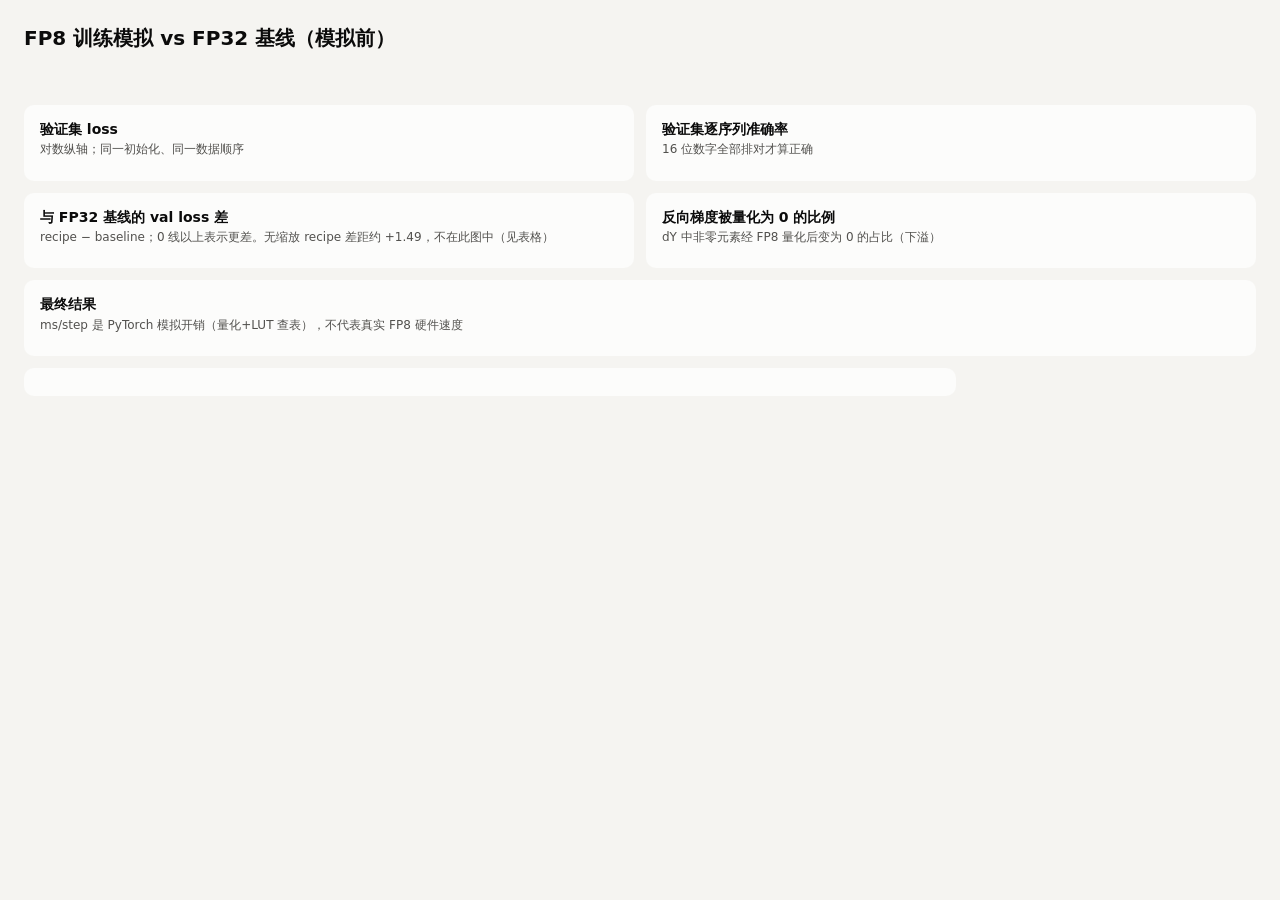
<file: train/report_template.html>
<!doctype html>
<html lang="zh">
<head>
<meta charset="utf-8">
<title>FP8 训练模拟 vs FP32 基线</title>
<style>
.viz-root {
  color-scheme: light;
  --surface-0: #f5f4f1; --surface-1: #fcfcfb;
  --text-primary: #0b0b0b; --text-secondary: #52514e; --text-muted: #77766f;
  --grid: #e6e5e0; --axis: #c9c8c2;
  --s1: #2a78d6; --s2: #eb6834; --s3: #1baf7a; --s4: #eda100; --s5: #e87ba4;
}
@media (prefers-color-scheme: dark) {
  :root:where(:not([data-theme="light"])) .viz-root {
    color-scheme: dark;
    --surface-0: #111110; --surface-1: #1a1a19;
    --text-primary: #f0efec; --text-secondary: #c3c2b7; --text-muted: #94938b;
    --grid: #2c2c2a; --axis: #45443f;
    --s1: #3987e5; --s2: #d95926; --s3: #199e70; --s4: #c98500; --s5: #d55181;
  }
}
body { margin: 0; }
.viz-root { background: var(--surface-0); color: var(--text-primary);
  font: 14px/1.45 system-ui, "Segoe UI", "Microsoft YaHei", sans-serif; padding: 24px; min-height: 100vh; box-sizing: border-box; }
h1 { font-size: 20px; margin: 0 0 4px; }
.sub { color: var(--text-secondary); margin: 0 0 20px; max-width: 900px; }
.tiles { display: grid; grid-template-columns: repeat(auto-fit, minmax(190px, 1fr)); gap: 12px; margin-bottom: 16px; }
.tile, .card { background: var(--surface-1); border-radius: 10px; padding: 14px 16px; }
.tile .k { color: var(--text-secondary); font-size: 12px; }
.tile .v { font-size: 26px; font-weight: 600; font-variant-numeric: tabular-nums; }
.tile .d { color: var(--text-muted); font-size: 12px; }
.grid2 { display: grid; grid-template-columns: repeat(auto-fit, minmax(min(460px, 100%), 1fr)); gap: 12px; margin-bottom: 12px; }
.card h2 { font-size: 14px; margin: 0 0 2px; }
.card p { color: var(--text-secondary); font-size: 12px; margin: 0 0 8px; }
.legend { display: flex; flex-wrap: wrap; gap: 6px 16px; margin: 0 0 16px; color: var(--text-secondary); font-size: 13px; }
.legend span { display: inline-flex; align-items: center; gap: 6px; }
.legend i { width: 16px; height: 2px; border-radius: 1px; display: inline-block; }
svg { display: block; width: 100%; height: auto; overflow: visible; }
svg text { fill: var(--text-muted); font-size: 11px; font-variant-numeric: tabular-nums; }
svg .lbl { fill: var(--text-secondary); font-size: 11px; }
.tip { position: fixed; pointer-events: none; background: var(--surface-1); color: var(--text-primary);
  border: 1px solid var(--axis); border-radius: 8px; padding: 8px 10px; font-size: 12px; display: none;
  box-shadow: 0 4px 16px rgba(0,0,0,.12); z-index: 10; min-width: 200px; }
.tip .row { display: flex; align-items: center; gap: 8px; }
.tip .row b { font-variant-numeric: tabular-nums; min-width: 56px; }
.tip .row i { width: 12px; height: 2px; display: inline-block; }
.tip .row span { color: var(--text-secondary); }
table { width: 100%; border-collapse: collapse; font-variant-numeric: tabular-nums; }
th, td { text-align: right; padding: 6px 8px; border-bottom: 1px solid var(--grid); }
th:first-child, td:first-child { text-align: left; }
th { color: var(--text-secondary); font-weight: 500; font-size: 12px; }
td .key { display: inline-block; width: 12px; height: 2px; margin-right: 8px; vertical-align: middle; }
.notes { color: var(--text-secondary); font-size: 13px; max-width: 900px; }
.notes li { margin-bottom: 4px; }
</style>
</head>
<body>
<div class="viz-root">
  <h1>FP8 训练模拟 vs FP32 基线（模拟前）</h1>
  <p class="sub" id="sub"></p>
  <div class="tiles" id="tiles"></div>
  <div class="legend" id="legend"></div>
  <div class="grid2">
    <div class="card"><h2>验证集 loss</h2><p>对数纵轴；同一初始化、同一数据顺序</p><div id="c_val"></div></div>
    <div class="card"><h2>验证集逐序列准确率</h2><p>16 位数字全部排对才算正确</p><div id="c_seq"></div></div>
  </div>
  <div class="grid2">
    <div class="card"><h2>与 FP32 基线的 val loss 差</h2><p>recipe − baseline；0 线以上表示更差。无缩放 recipe 差距约 +1.49，不在此图中（见表格）</p><div id="c_gap"></div></div>
    <div class="card"><h2>反向梯度被量化为 0 的比例</h2><p>dY 中非零元素经 FP8 量化后变为 0 的占比（下溢）</p><div id="c_flush"></div></div>
  </div>
  <div class="card" style="margin-bottom:12px">
    <h2>最终结果</h2><p>ms/step 是 PyTorch 模拟开销（量化+LUT 查表），不代表真实 FP8 硬件速度</p>
    <table id="tbl"></table>
  </div>
  <div class="card notes" id="notes"></div>
  <div class="tip" id="tip"></div>
</div>
<script>
const D = __DATA__;
const SLOTS = ["--s1", "--s2", "--s3", "--s4", "--s5"];
const css = v => getComputedStyle(document.querySelector(".viz-root")).getPropertyValue(v).trim();
const runs = D.runs.map((r, i) => ({ ...r, slot: SLOTS[i] }));
const base = runs[0];
const fmtPct = v => (v * 100).toFixed(2) + "%";
const el = (tag, attrs = {}, parent) => {
  const e = document.createElementNS("http://www.w3.org/2000/svg", tag);
  for (const k in attrs) e.setAttribute(k, attrs[k]);
  if (parent) parent.appendChild(e);
  return e;
};
const h = (tag, text, parent, cls) => {
  const e = document.createElement(tag);
  if (text != null) e.textContent = text;
  if (cls) e.className = cls;
  if (parent) parent.appendChild(e);
  return e;
};

document.getElementById("sub").textContent =
  `任务：16 位数字排序（4 层 Transformer，d=128，${D.steps} 步，batch 64，AdamW）。` +
  `FP8 recipe 量化每个 Linear 的三次 GEMM（前向 Y、反向 dX、dW）的输入，FP32 累加；` +
  `LayerNorm / Softmax / 残差 / 注意力矩阵乘 / 主权重与优化器状态保持 FP32。GPU: ${D.gpu}`;

// tiles
const tiles = document.getElementById("tiles");
const last = a => a[a.length - 1];
runs.forEach(r => {
  const t = h("div", null, tiles, "tile");
  h("div", r.name, t, "k");
  h("div", fmtPct(last(r.val_seq_acc)), t, "v");
  const dl = last(r.val_loss) - last(base.val_loss);
  h("div", r === base ? `val loss ${last(r.val_loss).toFixed(4)}`
                      : `val loss ${last(r.val_loss).toFixed(4)}（${dl >= 0 ? "+" : ""}${dl.toFixed(4)}）`, t, "d");
});

// legend (line keys)
const lg = document.getElementById("legend");
runs.forEach(r => {
  const s = h("span", null, lg);
  const i = h("i", null, s); i.style.background = `var(${r.slot})`;
  s.appendChild(document.createTextNode(r.name));
});

const tip = document.getElementById("tip");
function lineChart(id, series, { log = false, fmt = v => v.toFixed(3), zero = false, label = true } = {}) {
  const W = 560, H = 240, m = { l: 52, r: label ? 150 : 16, t: 10, b: 26 };
  const host = document.getElementById(id);
  const svg = el("svg", { viewBox: `0 0 ${W} ${H}`, role: "img" }, host);
  const xs = series[0].x;
  const all = series.flatMap(s => s.y).filter(v => (log ? v > 0 : isFinite(v)));
  let lo = Math.min(...all), hi = Math.max(...all);
  if (zero) { lo = Math.min(lo, 0); hi = Math.max(hi, 0); }
  const tf = v => (log ? Math.log10(Math.max(v, 1e-12)) : v);
  let a = tf(lo), b = tf(hi); const pad = (b - a) * 0.06 || 1; a -= log ? 0 : pad; b += pad;
  const X = v => m.l + (v - xs[0]) / (last(xs) - xs[0]) * (W - m.l - m.r);
  const Y = v => m.t + (1 - (tf(v) - a) / (b - a)) * (H - m.t - m.b);
  // grid + y ticks
  const ticks = [];
  if (log) { for (let e = Math.floor(a); e <= Math.ceil(b); e++) for (const k of [1, 2, 5]) { const v = k * 10 ** e; if (tf(v) >= a && tf(v) <= b) ticks.push(v); } }
  else { const step = niceStep((b - a) / 4); for (let v = Math.ceil(a / step) * step; v <= b + 1e-12; v += step) ticks.push(+v.toFixed(10)); }
  ticks.forEach(v => {
    el("line", { x1: m.l, x2: W - m.r, y1: Y(v), y2: Y(v), stroke: css(zero && v === 0 ? "--axis" : "--grid"), "stroke-width": 1 }, svg);
    el("text", { x: m.l - 6, y: Y(v) + 4, "text-anchor": "end" }, svg).textContent = fmt(v);
  });
  [xs[0], ...[0.25, 0.5, 0.75].map(f => Math.round(xs[0] + f * (last(xs) - xs[0]))), last(xs)].forEach(v =>
    (el("text", { x: X(v), y: H - 8, "text-anchor": "middle" }, svg).textContent = v));
  // lines
  series.forEach(s => {
    const d = s.x.map((x, i) => `${i ? "L" : "M"}${X(x).toFixed(1)},${Y(s.y[i]).toFixed(1)}`).join("");
    el("path", { d, fill: "none", stroke: `var(${s.slot})`, "stroke-width": 2, "stroke-linejoin": "round", "stroke-linecap": "round" }, svg);
  });
  // selective direct labels at line ends, de-collided
  if (label) {
    const ends = series.map(s => ({ s, y: Y(last(s.y)) })).sort((p, q) => p.y - q.y);
    for (let i = 1; i < ends.length; i++) ends[i].y = Math.max(ends[i].y, ends[i - 1].y + 13);
    ends.forEach(e => {
      el("text", { x: W - m.r + 8, y: e.y + 4, class: "lbl" }, svg).textContent = `${short(e.s.name)} ${fmt(last(e.s.y))}`;
    });
  }
  // crosshair + tooltip
  const cross = el("line", { y1: m.t, y2: H - m.b, stroke: css("--axis"), "stroke-width": 1, visibility: "hidden" }, svg);
  const dots = series.map(s => el("circle", { r: 4, fill: `var(${s.slot})`, stroke: css("--surface-1"), "stroke-width": 2, visibility: "hidden" }, svg));
  const hit = el("rect", { x: m.l, y: m.t, width: W - m.l - m.r, height: H - m.t - m.b, fill: "transparent", tabindex: 0 }, svg);
  let idx = xs.length - 1;
  const show = (cx, cy) => {
    const xv = xs[idx];
    cross.setAttribute("x1", X(xv)); cross.setAttribute("x2", X(xv)); cross.setAttribute("visibility", "visible");
    series.forEach((s, i) => { dots[i].setAttribute("cx", X(xv)); dots[i].setAttribute("cy", Y(s.y[idx])); dots[i].setAttribute("visibility", "visible"); });
    tip.replaceChildren();
    h("div", `step ${xv}`, tip).style.marginBottom = "4px";
    series.map((s, i) => ({ s, v: s.y[idx] })).forEach(({ s, v }) => {
      const row = h("div", null, tip, "row");
      const k = h("i", null, row); k.style.background = `var(${s.slot})`;
      h("b", fmt(v), row); h("span", s.name, row);
    });
    tip.style.display = "block";
    const tw = tip.offsetWidth;
    tip.style.left = Math.min(cx + 14, innerWidth - tw - 8) + "px"; tip.style.top = cy + 14 + "px";
  };
  const hide = () => { tip.style.display = "none"; cross.setAttribute("visibility", "hidden"); dots.forEach(d => d.setAttribute("visibility", "hidden")); };
  hit.addEventListener("pointermove", ev => {
    const p = svg.getBoundingClientRect(), sx = (ev.clientX - p.left) * W / p.width;
    let best = 0; xs.forEach((x, i) => { if (Math.abs(X(x) - sx) < Math.abs(X(xs[best]) - sx)) best = i; });
    idx = best; show(ev.clientX, ev.clientY);
  });
  hit.addEventListener("pointerleave", hide);
  hit.addEventListener("focus", () => { const p = svg.getBoundingClientRect(); show(p.right - 200, p.top); });
  hit.addEventListener("blur", hide);
  hit.addEventListener("keydown", ev => {
    if (ev.key === "ArrowLeft") idx = Math.max(0, idx - 1); else if (ev.key === "ArrowRight") idx = Math.min(xs.length - 1, idx + 1); else return;
    ev.preventDefault(); const p = svg.getBoundingClientRect(); show(p.right - 200, p.top);
  });
}
function niceStep(raw) { const p = 10 ** Math.floor(Math.log10(raw)); const f = raw / p; return (f < 1.5 ? 1 : f < 3.5 ? 2 : f < 7.5 ? 5 : 10) * p; }
function short(n) { return n.replace("FP32 baseline (模拟前)", "FP32").replace("FP8 ", "").replace(" E4M3/E5M2", "").replace("E4M3/E4M3", "全E4M3"); }

const S = (key, list = runs) => list.map(r => ({ name: r.name, slot: r.slot, x: r.step, y: r[key] }));
lineChart("c_val", S("val_loss"), { log: true, fmt: v => (v >= 0.1 ? v.toFixed(2) : v.toPrecision(2)) });
lineChart("c_seq", S("val_seq_acc"), { fmt: v => (v * 100).toFixed(0) + "%" });
lineChart("c_gap", runs.slice(1).filter(r => !(r.config && r.config.granularity === "none")).map(r => ({ name: r.name, slot: r.slot, x: r.step, y: r.val_loss.map((v, i) => v - base.val_loss[i]) })),
  { zero: true, fmt: v => (Math.abs(v) < 1e-9 ? "0" : v.toFixed(3)) });
lineChart("c_flush", S("flush", runs.slice(1)), { fmt: v => (v * 100).toFixed(v < 0.01 ? 2 : 0) + "%" });

// table view
const tbl = document.getElementById("tbl");
const hr = h("tr", null, h("thead", null, tbl));
["recipe", "前向/反向格式", "缩放", "val loss", "Δ vs FP32", "token acc", "序列 acc", "梯度下溢", "权重偏移", "ms/step"].forEach(t => h("th", t, hr));
const tb = h("tbody", null, tbl);
runs.forEach(r => {
  const tr = h("tr", null, tb);
  const c0 = h("td", null, tr); const k = h("span", null, c0, "key"); k.style.background = `var(${r.slot})`; c0.appendChild(document.createTextNode(r.name));
  const c = r.config;
  h("td", c ? `${c.fwd.toUpperCase()} / ${c.bwd.toUpperCase()}` : "FP32", tr);
  h("td", c ? ({ tensor: "per-tensor FP32", block: `block32 ${c.ue8m0 ? "UE8M0" : "FP32"}`, none: "无（scale=1）" })[c.granularity] : "—", tr);
  h("td", last(r.val_loss).toFixed(4), tr);
  const dl = last(r.val_loss) - last(base.val_loss);
  h("td", r === base ? "—" : (dl >= 0 ? "+" : "") + dl.toFixed(4), tr);
  h("td", fmtPct(last(r.val_tok_acc)), tr);
  h("td", fmtPct(last(r.val_seq_acc)), tr);
  h("td", r === base ? "—" : fmtPct(r.flush.reduce((a, b) => a + b, 0) / r.flush.length), tr);
  h("td", r === base ? "—" : r.drift.toFixed(3), tr);
  h("td", (r.sec_per_step * 1e3).toFixed(1), tr);
});

// notes
const notes = document.getElementById("notes");
h("h2", "读法", notes);
const ul = h("ul", null, notes);
[
  "权重偏移 = ‖W_recipe − W_FP32‖ / ‖W_FP32‖（训练结束时），同一初始化与数据顺序下衡量 FP8 噪声让轨迹偏离多少。",
  "梯度下溢：反向 dY 量化后变为 0 的非零元素占比。无缩放时 E5M2 最小次正规数 1.5e-5，梯度大多比它小，被直接清零。",
  "反向全 E4M3 的动态范围（2^-9 ~ 448）比 E5M2（2^-16 ~ 57344）窄；配合 per-tensor 缩放时，下溢比例比 E5M2 高，但小模型上仍能收敛。",
  "这是数值模拟：没有节省显存或时间，速度列只反映模拟开销。",
].forEach(t => h("li", t, ul));
</script>
</body>
</html>
</file>
